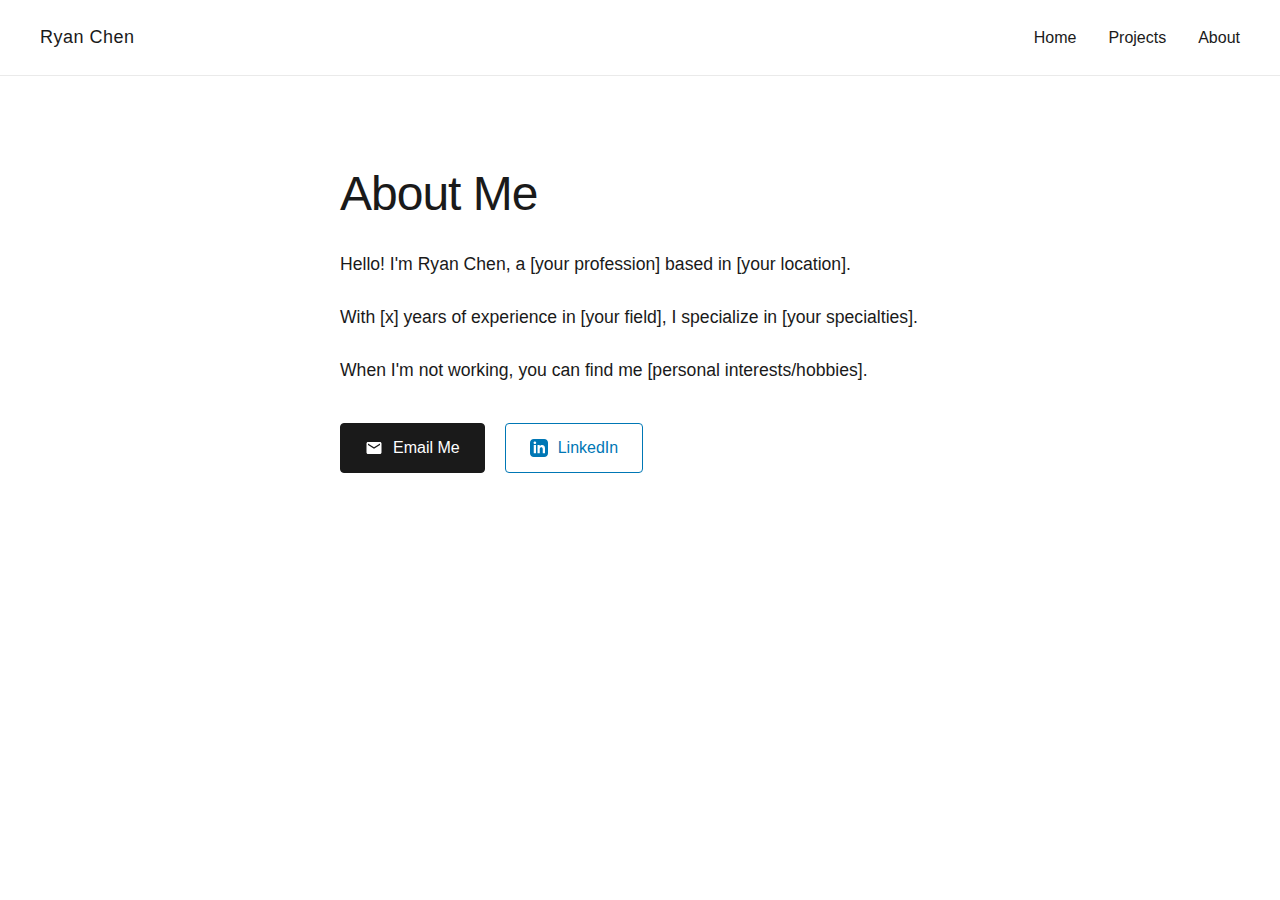
<file: about.html>
<!DOCTYPE html>
<html lang="en">
<head>
    <meta charset="UTF-8">
    <meta name="viewport" content="width=device-width, initial-scale=1.0">
    <title>About | Ryan Chen</title>
    <style>
        body {
            font-family: -apple-system, BlinkMacSystemFont, "Segoe UI", Roboto, Helvetica, Arial, sans-serif;
            margin: 0;
            padding: 0;
            color: #1a1a1a;
            line-height: 1.5;
            min-height: 100vh;
            display: flex;
            flex-direction: column;
        }
        .header-container {
            display: flex;
            justify-content: space-between;
            align-items: center;
            padding: 24px 40px;
            border-bottom: 1px solid #eaeaea;
        }
        .name-header {
            font-size: 18px;
            font-weight: 500;
            letter-spacing: 0.5px;
        }
        .main-nav {
            display: flex;
            gap: 32px;
        }
        .main-nav a {
            text-decoration: none;
            color: inherit;
            font-size: 16px;
            font-weight: 400;
        }
        .main-nav a.active {
            font-weight: 500;
        }
        .page-content {
            flex: 1;
            padding: 60px 40px;
            max-width: 600px;
            margin: 0 auto;
            width: 100%;
        }
        h1 {
            font-size: 48px;
            font-weight: 350;
            line-height: 1.1;
            letter-spacing: -1px;
            margin-bottom: 30px;
        }
        p {
            margin-bottom: 1.5em;
            font-size: 1.1rem;
        }
        .contact-buttons {
            display: flex;
            gap: 20px;
            margin-top: 40px;
        }
        .contact-button {
            display: inline-flex;
            align-items: center;
            padding: 12px 24px;
            border-radius: 4px;
            text-decoration: none;
            font-weight: 500;
            transition: all 0.2s ease;
        }
        .email-button {
            background-color: #1a1a1a;
            color: white;
            border: 1px solid #1a1a1a;
        }
        .email-button:hover {
            background-color: #333;
        }
        .linkedin-button {
            background-color: white;
            color: #0077b5;
            border: 1px solid #0077b5;
        }
        .linkedin-button:hover {
            background-color: #f5f5f5;
        }
        .button-icon {
            margin-right: 10px;
            width: 18px;
            height: 18px;
        }
    </style>
</head>
<body>
    <div class="header-container">
        <div class="name-header">Ryan Chen</div>
        <nav class="main-nav">
            <a href="index.html">Home</a>
            <a href="projects.html">Projects</a>
            <a href="about.html" class="active">About</a>
        </nav>
    </div>

    <div class="page-content">
        <h1>About Me</h1>
        <p>Hello! I'm Ryan Chen, a [your profession] based in [your location].</p>
        <p>With [x] years of experience in [your field], I specialize in [your specialties].</p>
        <p>When I'm not working, you can find me [personal interests/hobbies].</p>
        
        <div class="contact-buttons">
            <a href="mailto:your.email@example.com" class="contact-button email-button">
                <svg class="button-icon" viewBox="0 0 24 24" fill="currentColor">
                    <path d="M20 4H4c-1.1 0-1.99.9-1.99 2L2 18c0 1.1.9 2 2 2h16c1.1 0 2-.9 2-2V6c0-1.1-.9-2-2-2zm0 4l-8 5-8-5V6l8 5 8-5v2z"/>
                </svg>
                Email Me
            </a>
            <a href="https://linkedin.com/in/ryanchen025" target="_blank" class="contact-button linkedin-button">
                <svg class="button-icon" viewBox="0 0 24 24" fill="currentColor">
                    <path d="M19 0h-14c-2.761 0-5 2.239-5 5v14c0 2.761 2.239 5 5 5h14c2.762 0 5-2.239 5-5v-14c0-2.761-2.238-5-5-5zm-11 19h-3v-11h3v11zm-1.5-12.268c-.966 0-1.75-.79-1.75-1.764s.784-1.764 1.75-1.764 1.75.79 1.75 1.764-.783 1.764-1.75 1.764zm13.5 12.268h-3v-5.604c0-3.368-4-3.113-4 0v5.604h-3v-11h3v1.765c1.396-2.586 7-2.777 7 2.476v6.759z"/>
                </svg>
                LinkedIn
            </a>
        </div>
    </div>
</body>
</html>
</file>
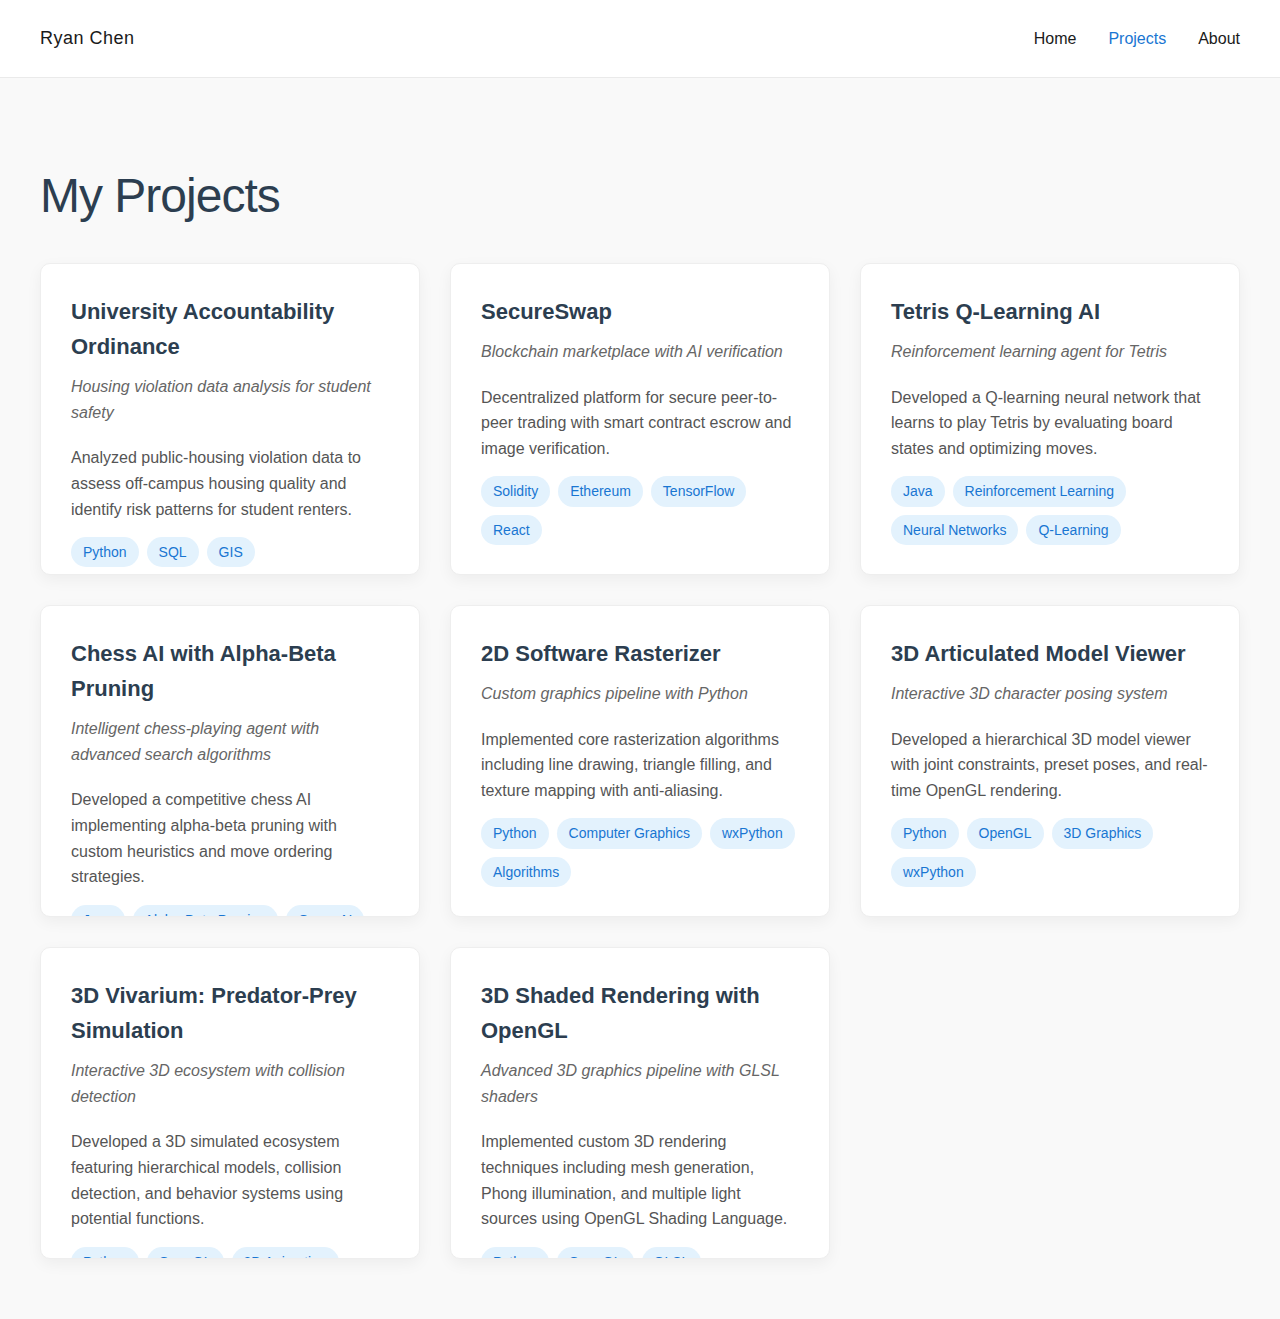
<file: projects.html>
<!DOCTYPE html>
<html lang="en">
<head>
    <meta charset="UTF-8">
    <meta name="viewport" content="width=device-width, initial-scale=1.0">
    <title>Projects | Ryan Chen</title>
    <style>
        /* Base Styles */
        body {
            font-family: -apple-system, BlinkMacSystemFont, "Segoe UI", Roboto, Helvetica, Arial, sans-serif;
            margin: 0;
            padding: 0;
            color: #1a1a1a;
            line-height: 1.6;
            min-height: 100vh;
            display: flex;
            flex-direction: column;
            background-color: #f9f9f9;
        }

        /* Header/Navigation */
        .header-container {
            display: flex;
            justify-content: space-between;
            align-items: center;
            padding: 24px 40px;
            border-bottom: 1px solid #eaeaea;
            background: white;
        }

        .name-header {
            font-size: 18px;
            font-weight: 500;
            letter-spacing: 0.5px;
        }

        .main-nav {
            display: flex;
            gap: 32px;
        }

        .main-nav a {
            text-decoration: none;
            color: inherit;
            font-size: 16px;
            font-weight: 400;
            transition: color 0.2s ease;
        }

        .main-nav a.active {
            font-weight: 500;
            color: #1976d2;
        }

        .main-nav a:hover {
            color: #1976d2;
        }

        /* Page Content */
        .page-content {
            flex: 1;
            padding: 60px 40px;
            max-width: 1200px;
            margin: 0 auto;
            width: 100%;
        }

        h1 {
            font-size: 48px;
            font-weight: 350;
            line-height: 1.1;
            letter-spacing: -1px;
            margin-bottom: 40px;
            color: #2c3e50;
        }

        /* Projects Grid */
        .projects-container {
            display: grid;
            grid-template-columns: repeat(auto-fill, minmax(350px, 1fr));
            gap: 30px;
        }

        /* Project Card */
        .project-card {
            background: white;
            border-radius: 10px;
            padding: 30px;
            box-shadow: 0 5px 15px rgba(0,0,0,0.05);
            border: 1px solid #eee;
            transition: all 0.3s ease;
            position: relative;
            overflow: hidden;
            height: 250px; /* Fixed height for consistency */
            display: flex;
            flex-direction: column;
        }

        .project-card:hover {
            transform: translateY(-5px);
            box-shadow: 0 15px 30px rgba(0,0,0,0.1);
        }

        .project-main {
            transition: all 0.3s ease;
        }

        .project-details {
            position: absolute;
            top: 0;
            left: 0;
            right: 0;
            bottom: 0;
            padding: 30px;
            background: white;
            opacity: 0;
            transform: translateY(20px);
            transition: all 0.3s ease;
            pointer-events: none;
            overflow-y: auto;
        }

        .project-card:hover .project-main {
            opacity: 0;
            transform: translateY(-20px);
        }

        .project-card:hover .project-details {
            opacity: 1;
            transform: translateY(0);
            pointer-events: auto;
        }

        /* Card Content */
        .project-card h3 {
            font-size: 22px;
            margin: 0 0 10px 0;
            color: #2c3e50;
        }

        .project-subtitle {
            color: #666;
            font-size: 16px;
            margin: 0 0 20px 0;
            font-style: italic;
        }

        .project-description {
            color: #555;
            margin-bottom: 15px;
            line-height: 1.6;
        }

        .tech-pills {
            display: flex;
            flex-wrap: wrap;
            gap: 8px;
            margin-top: 10px;
        }

        .tech-pill {
            background: #e3f2fd;
            color: #1976d2;
            padding: 4px 12px;
            border-radius: 20px;
            font-size: 14px;
            font-weight: 500;
        }

        /* Details Content */
        .project-details h4 {
            font-size: 18px;
            margin: 15px 0 10px 0;
            color: #2c3e50;
            border-bottom: 2px solid #3498db;
            padding-bottom: 5px;
            display: inline-block;
        }

        .project-details ul {
            padding-left: 20px;
            margin: 0 0 15px 0;
            color: #555;
        }

        .project-details li {
            margin-bottom: 8px;
        }

        .project-links {
            display: flex;
            gap: 15px;
            margin-top: 20px;
        }

        .demo-link, .github-link {
            display: inline-flex;
            align-items: center;
            gap: 8px;
            padding: 8px 16px;
            border-radius: 6px;
            text-decoration: none;
            font-weight: 500;
            transition: all 0.2s ease;
            font-size: 14px;
        }

        .demo-link {
            background: #1976d2;
            color: white;
        }

        .github-link {
            background: #f5f5f5;
            color: #333;
            border: 1px solid #ddd;
        }

        .demo-link:hover {
            background: #1565c0;
            transform: translateY(-1px);
        }

        .github-link:hover {
            background: #e0e0e0;
            transform: translateY(-1px);
        }

        /* Responsive Design */
        @media (max-width: 768px) {
            .header-container {
                padding: 20px;
            }
            
            .page-content {
                padding: 40px 20px;
            }
            
            h1 {
                font-size: 36px;
            }
            
            .projects-container {
                grid-template-columns: 1fr;
            }
            
            .main-nav {
                gap: 20px;
            }
            
            .project-card {
                height: auto;
                min-height: 250px;
            }
            
            .project-main, .project-details {
                position: relative;
                opacity: 1;
                transform: none;
                padding: 0;
            }
            
            .project-card:hover .project-main {
                opacity: 1;
                transform: none;
            }
            
            .project-details {
                margin-top: 20px;
                padding-top: 20px;
                border-top: 1px solid #eee;
            }
        }

        @media (max-width: 480px) {
            .header-container {
                flex-direction: column;
                gap: 15px;
                padding: 15px;
            }
            
            .main-nav {
                gap: 15px;
            }
        }
    </style>
</head>
<body>
    <div class="header-container">
        <div class="name-header">Ryan Chen</div>
        <nav class="main-nav">
            <a href="index.html">Home</a>
            <a href="projects.html" class="active">Projects</a>
            <a href="about.html">About</a>
        </nav>
    </div>

    <div class="page-content">
        <h1>My Projects</h1>
        
        <div class="projects-container">
            <!-- Project 1 -->
            <div class="project-card">
                <div class="project-main">
                    <h3>University Accountability Ordinance</h3>
                    <p class="project-subtitle">Housing violation data analysis for student safety</p>
                    <p class="project-description">Analyzed public-housing violation data to assess off-campus housing quality and identify risk patterns for student renters.</p>
                    <div class="tech-pills">
                        <span class="tech-pill">Python</span>
                        <span class="tech-pill">SQL</span>
                        <span class="tech-pill">GIS</span>
                        <span class="tech-pill">Data Visualization</span>
                    </div>
                </div>
                
                <div class="project-details">
                    <h4>Project Details</h4>
                    <p>As part of a student research team, I analyzed public-housing violation data to assess the quality of off-campus student housing. We identified high-density student areas, flagged potentially negligent landlords, and visualized risk patterns to guide students in making informed housing decisions.</p>
                    
                    <h4>Key Contributions</h4>
                    <ul>
                        <li>Developed data collection pipelines from public housing databases</li>
                        <li>Created risk assessment models for student housing</li>
                        <li>Designed interactive visualizations for student outreach</li>
                        <li>Presented findings to university administrators</li>
                    </ul>
                    
                    <div class="project-links">
                        <a href="https://www.youtube.com/watch?v=kg4QbB5KAMc" target="_blank" class="demo-link">
                            <svg xmlns="http://www.w3.org/2000/svg" width="16" height="16" viewBox="0 0 24 24" fill="none" stroke="currentColor" stroke-width="2" stroke-linecap="round" stroke-linejoin="round">
                                <circle cx="12" cy="12" r="10"></circle>
                                <polygon points="10 8 16 12 10 16 10 8"></polygon>
                            </svg>
                            Live Demo
                        </a>
                        <a href="https://github.com/anngo2/CS506_project" target="_blank" class="github-link">
                            <svg xmlns="http://www.w3.org/2000/svg" width="16" height="16" viewBox="0 0 24 24" fill="none" stroke="currentColor" stroke-width="2" stroke-linecap="round" stroke-linejoin="round">
                                <path d="M9 19c-5 1.5-5-2.5-7-3m14 6v-3.87a3.37 3.37 0 0 0-.94-2.61c3.14-.35 6.44-1.54 6.44-7A5.44 5.44 0 0 0 20 4.77 5.07 5.07 0 0 0 19.91 1S18.73.65 16 2.48a13.38 13.38 0 0 0-7 0C6.27.65 5.09 1 5.09 1A5.07 5.07 0 0 0 5 4.77a5.44 5.44 0 0 0-1.5 3.78c0 5.42 3.3 6.61 6.44 7A3.37 3.37 0 0 0 9 18.13V22"></path>
                            </svg>
                            View Code
                        </a>
                    </div>
                </div>
            </div>
            
            <!-- Project 2 -->
            <div class="project-card">
                <div class="project-main">
                    <h3>SecureSwap</h3>
                    <p class="project-subtitle">Blockchain marketplace with AI verification</p>
                    <p class="project-description">Decentralized platform for secure peer-to-peer trading with smart contract escrow and image verification.</p>
                    <div class="tech-pills">
                        <span class="tech-pill">Solidity</span>
                        <span class="tech-pill">Ethereum</span>
                        <span class="tech-pill">TensorFlow</span>
                        <span class="tech-pill">React</span>
                    </div>
                </div>
                
                <div class="project-details">
                    <h4>Project Details</h4>
                    <p>Developed a decentralized marketplace solution to combat fraud in second-hand goods trading. SecureSwap uses smart contracts to mediate transactions, requiring both buyers and sellers to stake funds, with an AI-powered image verification system to prevent misrepresentation of items.</p>
                    
                    <h4>Key Features</h4>
                    <ul>
                        <li>Smart contract escrow system with staked deposits</li>
                        <li>AI image verification using TensorFlow</li>
                        <li>Dispute resolution mechanism</li>
                        <li>MetaMask integration</li>
                        <li>Decentralized transaction flow</li>
                    </ul>
                    
                    <h4>Technologies</h4>
                    <div class="tech-pills">
                        <span class="tech-pill">Solidity</span>
                        <span class="tech-pill">Ethereum</span>
                        <span class="tech-pill">TensorFlow</span>
                        <span class="tech-pill">React</span>
                        <span class="tech-pill">Truffle</span>
                        <span class="tech-pill">useDapp</span>
                    </div>
                    
                    <div class="project-links">
                        <!-- <a href="https://gallettilance.github.io/final_project/" target="_blank" class="demo-link">
                            <svg xmlns="http://www.w3.org/2000/svg" width="16" height="16" viewBox="0 0 24 24" fill="none" stroke="currentColor" stroke-width="2" stroke-linecap="round" stroke-linejoin="round">
                                <circle cx="12" cy="12" r="10"></circle>
                                <polygon points="10 8 16 12 10 16 10 8"></polygon>
                            </svg>
                            Live Demo
                        </a> -->
                        <a href="https://github.com/apasingh/SecureSwap2" target="_blank" class="github-link">
                            <svg xmlns="http://www.w3.org/2000/svg" width="16" height="16" viewBox="0 0 24 24" fill="none" stroke="currentColor" stroke-width="2" stroke-linecap="round" stroke-linejoin="round">
                                <path d="M9 19c-5 1.5-5-2.5-7-3m14 6v-3.87a3.37 3.37 0 0 0-.94-2.61c3.14-.35 6.44-1.54 6.44-7A5.44 5.44 0 0 0 20 4.77 5.07 5.07 0 0 0 19.91 1S18.73.65 16 2.48a13.38 13.38 0 0 0-7 0C6.27.65 5.09 1 5.09 1A5.07 5.07 0 0 0 5 4.77a5.44 5.44 0 0 0-1.5 3.78c0 5.42 3.3 6.61 6.44 7A3.37 3.37 0 0 0 9 18.13V22"></path>
                            </svg>
                            View Code
                        </a>
                    </div>
                </div>
            </div>
            
            <!-- Project 3 - Tetris Q-Learning AI -->
            <div class="project-card">
                <div class="project-main">
                    <h3>Tetris Q-Learning AI</h3>
                    <p class="project-subtitle">Reinforcement learning agent for Tetris</p>
                    <p class="project-description">Developed a Q-learning neural network that learns to play Tetris by evaluating board states and optimizing moves.</p>
                    <div class="tech-pills">
                        <span class="tech-pill">Java</span>
                        <span class="tech-pill">Reinforcement Learning</span>
                        <span class="tech-pill">Neural Networks</span>
                        <span class="tech-pill">Q-Learning</span>
                    </div>
                </div>
                
                <div class="project-details">
                    <h4>Project Details</h4>
                    <p>Implemented a Q-learning agent that plays Tetris using a neural network to evaluate board states. The agent learns through reinforcement learning by optimizing for line clears while minimizing board height, holes, and unevenness. Features include custom reward function design, exploration strategies, and state feature engineering.</p>
                    
                    <h4>Key Features</h4>
                    <ul>
                        <li>Custom neural network architecture for Q-value approximation</li>
                        <li>Engineered state features including lines cleared, holes, bumps, and board height metrics</li>
                        <li>Dynamic exploration strategy that adapts during training</li>
                        <li>Custom reward function balancing immediate and long-term rewards</li>
                        <li>Experience replay and minibatch training</li>
                    </ul>
                    
                    <h4>Technologies</h4>
                    <div class="tech-pills">
                        <span class="tech-pill">Java</span>
                        <span class="tech-pill">Reinforcement Learning</span>
                        <span class="tech-pill">Neural Networks</span>
                        <span class="tech-pill">Q-Learning</span>
                        <span class="tech-pill">Matrix Operations</span>
                        <span class="tech-pill">Feature Engineering</span>
                    </div>
                    
                    <div class="project-links">
                        <a href="https://github.com/ryan8451/tetris" target="_blank" class="github-link">
                            <svg xmlns="http://www.w3.org/2000/svg" width="16" height="16" viewBox="0 0 24 24" fill="none" stroke="currentColor" stroke-width="2" stroke-linecap="round" stroke-linejoin="round">
                                <path d="M9 19c-5 1.5-5-2.5-7-3m14 6v-3.87a3.37 3.37 0 0 0-.94-2.61c3.14-.35 6.44-1.54 6.44-7A5.44 5.44 0 0 0 20 4.77 5.07 5.07 0 0 0 19.91 1S18.73.65 16 2.48a13.38 13.38 0 0 0-7 0C6.27.65 5.09 1 5.09 1A5.07 5.07 0 0 0 5 4.77a5.44 5.44 0 0 0-1.5 3.78c0 5.42 3.3 6.61 6.44 7A3.37 3.37 0 0 0 9 18.13V22"></path>
                            </svg>
                            View Code
                        </a>
                    </div>

                    <h4>Demo</h4>
                        <div class="project-video">
                            <video controls width="100%">
                                <source src="folder/tetris_trial.mp4" type="video/mp4">
                                Your browser does not support the video tag.
                            </video>
                        </div>
                </div>
            </div>


            <!-- Project 4 - Chess AI with Alpha-Beta Pruning -->
            <div class="project-card">
                <div class="project-main">
                    <h3>Chess AI with Alpha-Beta Pruning</h3>
                    <p class="project-subtitle">Intelligent chess-playing agent with advanced search algorithms</p>
                    <p class="project-description">Developed a competitive chess AI implementing alpha-beta pruning with custom heuristics and move ordering strategies.</p>
                    <div class="tech-pills">
                        <span class="tech-pill">Java</span>
                        <span class="tech-pill">Alpha-Beta Pruning</span>
                        <span class="tech-pill">Game AI</span>
                        <span class="tech-pill">Heuristics</span>
                    </div>
                </div>
                
                <div class="project-details">
                    <h4>Project Details</h4>
                    <p>Implemented an advanced chess AI that uses alpha-beta pruning to efficiently search the game tree. The agent features custom heuristics for board evaluation and intelligent move ordering to maximize pruning effectiveness. The AI was developed using the Sepia game engine framework and can compete against various difficulty levels of opponents.</p>
                    
                    <h4>Key Features</h4>
                    <ul>
                        <li>Implemented alpha-beta pruning algorithm for efficient game tree search</li>
                        <li>Designed custom heuristic function evaluating piece values, board control, and strategic positions</li>
                        <li>Developed move ordering strategy to optimize pruning effectiveness</li>
                        <li>Integrated with Sepia game engine framework for chess simulation</li>
                        <li>Validated correctness against minimax implementation</li>
                        <li>Optimized performance to achieve deeper search depths</li>
                    </ul>
                    
                    <h4>Technologies</h4>
                    <div class="tech-pills">
                        <span class="tech-pill">Java</span>
                        <span class="tech-pill">Alpha-Beta Pruning</span>
                        <span class="tech-pill">Game Theory</span>
                        <span class="tech-pill">Search Algorithms</span>
                        <span class="tech-pill">Heuristic Design</span>
                        <span class="tech-pill">Sepia Framework</span>
                    </div>
                    
                    <div class="project-links">
                        <a href="https://github.com/ryan8451/AI_chess_bot" target="_blank" class="github-link">
                            <svg xmlns="http://www.w3.org/2000/svg" width="16" height="16" viewBox="0 0 24 24" fill="none" stroke="currentColor" stroke-width="2" stroke-linecap="round" stroke-linejoin="round">
                                <path d="M9 19c-5 1.5-5-2.5-7-3m14 6v-3.87a3.37 3.37 0 0 0-.94-2.61c3.14-.35 6.44-1.54 6.44-7A5.44 5.44 0 0 0 20 4.77 5.07 5.07 0 0 0 19.91 1S18.73.65 16 2.48a13.38 13.38 0 0 0-7 0C6.27.65 5.09 1 5.09 1A5.07 5.07 0 0 0 5 4.77a5.44 5.44 0 0 0-1.5 3.78c0 5.42 3.3 6.61 6.44 7A3.37 3.37 0 0 0 9 18.13V22"></path>
                            </svg>
                            View Code
                        </a>
                    </div>
                </div>
            </div>
            <!-- Project 5 - 2D Software Rasterizer -->
            <div class="project-card">
                <div class="project-main">
                    <h3>2D Software Rasterizer</h3>
                    <p class="project-subtitle">Custom graphics pipeline with Python</p>
                    <p class="project-description">Implemented core rasterization algorithms including line drawing, triangle filling, and texture mapping with anti-aliasing.</p>
                    <div class="tech-pills">
                        <span class="tech-pill">Python</span>
                        <span class="tech-pill">Computer Graphics</span>
                        <span class="tech-pill">wxPython</span>
                        <span class="tech-pill">Algorithms</span>
                    </div>
                </div>
                
                <div class="project-details">
                    <h4>Project Details</h4>
                    <p>A custom implementation of fundamental computer graphics rasterization techniques built from scratch in Python. Features include Bresenham's line algorithm, triangle rasterization with barycentric coordinates, texture mapping, and 4x supersampling anti-aliasing.</p>
                    
                    <h4>Key Features</h4>
                    <ul>
                        <li>Implemented Bresenham's line algorithm with color interpolation</li>
                        <li>Developed triangle rasterization with flat/smooth shading</li>
                        <li>Added texture mapping support for JPEG/PNG images</li>
                        <li>Implemented 4x supersampling anti-aliasing</li>
                        <li>Created interactive GUI with real-time rendering</li>
                        <li>Designed 6 comprehensive test patterns for verification</li>
                        <li>Optimized rendering performance for complex scenes</li>
                    </ul>
                    
                    <h4>Technologies</h4>
                    <div class="tech-pills">
                        <span class="tech-pill">Python</span>
                        <span class="tech-pill">wxPython</span>
                        <span class="tech-pill">NumPy</span>
                        <span class="tech-pill">Pillow</span>
                        <span class="tech-pill">Computer Graphics</span>
                        <span class="tech-pill">Rasterization</span>
                    </div>
                    
                    <div class="project-links">
                        <a href="https://github.com/ryan8451/2D-Rasterization" target="_blank" class="github-link">
                            <svg xmlns="http://www.w3.org/2000/svg" width="16" height="16" viewBox="0 0 24 24" fill="none" stroke="currentColor" stroke-width="2" stroke-linecap="round" stroke-linejoin="round">
                                <path d="M9 19c-5 1.5-5-2.5-7-3m14 6v-3.87a3.37 3.37 0 0 0-.94-2.61c3.14-.35 6.44-1.54 6.44-7A5.44 5.44 0 0 0 20 4.77 5.07 5.07 0 0 0 19.91 1S18.73.65 16 2.48a13.38 13.38 0 0 0-7 0C6.27.65 5.09 1 5.09 1A5.07 5.07 0 0 0 5 4.77a5.44 5.44 0 0 0-1.5 3.78c0 5.42 3.3 6.61 6.44 7A3.37 3.37 0 0 0 9 18.13V22"></path>
                            </svg>
                            View Code
                        </a>
                        <!-- <a href="https://github.com/ryan8451/2D-Rasterization/blob/main/demo.gif" target="_blank" class="demo-link">
                            <svg xmlns="http://www.w3.org/2000/svg" width="16" height="16" viewBox="0 0 24 24" fill="none" stroke="currentColor" stroke-width="2" stroke-linecap="round" stroke-linejoin="round">
                                <circle cx="12" cy="12" r="10"></circle>
                                <polygon points="10 8 16 12 10 16 10 8"></polygon>
                            </svg>
                            View Demo
                        </a> -->
                    </div>
                </div>
            </div>

            <!-- Project 6 - 3D Articulated Model Viewer -->
            <div class="project-card">
                <div class="project-main">
                    <h3>3D Articulated Model Viewer</h3>
                    <p class="project-subtitle">Interactive 3D character posing system</p>
                    <p class="project-description">Developed a hierarchical 3D model viewer with joint constraints, preset poses, and real-time OpenGL rendering.</p>
                    <div class="tech-pills">
                        <span class="tech-pill">Python</span>
                        <span class="tech-pill">OpenGL</span>
                        <span class="tech-pill">3D Graphics</span>
                        <span class="tech-pill">wxPython</span>
                    </div>
                </div>
                
                <div class="project-details">
                    <h4>Project Details</h4>
                    <p>An interactive 3D articulated model viewer featuring hierarchical joint control with rotation constraints. Developed with Thomas Quan, this system allows for precise character posing with preset configurations and multi-joint manipulation.</p>
                    
                    <h4>Key Features</h4>
                    <ul>
                        <li>Implemented hierarchical joint system with parent-child relationships</li>
                        <li>Developed 5 preset poses with keyboard triggers (1-5 keys)</li>
                        <li>Created multi-select functionality for coordinated joint movement</li>
                        <li>Built interactive camera controls (orbit, pan, zoom)</li>
                        <li>Enforced joint rotation constraints for realistic movement</li>
                        <li>Real-time OpenGL rendering pipeline</li>
                        <li>Comprehensive model hierarchy with head, torso, arms, and legs</li>
                    </ul>
                    
                    <h4>Technologies</h4>
                    <div class="tech-pills">
                        <span class="tech-pill">Python</span>
                        <span class="tech-pill">OpenGL</span>
                        <span class="tech-pill">wxPython</span>
                        <span class="tech-pill">PyOpenGL</span>
                        <span class="tech-pill">NumPy</span>
                        <span class="tech-pill">3D Transformations</span>
                    </div>
                    
                    <h4>Model Hierarchy</h4>
                    <pre style="background: #f5f5f5; padding: 1rem; border-radius: 8px; overflow-x: auto;">
            Root
            ├── Head
            │   ├── Eyes
            │   └── Ears
            ├── Torso
            ├── Arms
            │   ├── Shoulders
            │   ├── Elbows
            │   └── Hands (with fingers)
            └── Legs
                ├── Hips
                ├── Knees
                └── Feet</pre>
                    
                    <div class="project-links">
                        <a href="https://github.com/ryan8451/3D-Modeling-Transformations" target="_blank" class="github-link">
                            <svg xmlns="http://www.w3.org/2000/svg" width="16" height="16" viewBox="0 0 24 24" fill="none" stroke="currentColor" stroke-width="2" stroke-linecap="round" stroke-linejoin="round">
                                <path d="M9 19c-5 1.5-5-2.5-7-3m14 6v-3.87a3.37 3.37 0 0 0-.94-2.61c3.14-.35 6.44-1.54 6.44-7A5.44 5.44 0 0 0 20 4.77 5.07 5.07 0 0 0 19.91 1S18.73.65 16 2.48a13.38 13.38 0 0 0-7 0C6.27.65 5.09 1 5.09 1A5.07 5.07 0 0 0 5 4.77a5.44 5.44 0 0 0-1.5 3.78c0 5.42 3.3 6.61 6.44 7A3.37 3.37 0 0 0 9 18.13V22"></path>
                            </svg>
                            View Code
                        </a>
                        <!-- <a href="https://github.com/ryan8451/3D-Modeling-Transformations/blob/main/demo.png" target="_blank" class="demo-link">
                            <svg xmlns="http://www.w3.org/2000/svg" width="16" height="16" viewBox="0 0 24 24" fill="none" stroke="currentColor" stroke-width="2" stroke-linecap="round" stroke-linejoin="round">
                                <rect x="3" y="3" width="18" height="18" rx="2" ry="2"></rect>
                                <circle cx="8.5" cy="8.5" r="1.5"></circle>
                                <polyline points="21 15 16 10 5 21"></polyline>
                            </svg>
                            View Screenshot
                        </a> -->
                    </div>
                </div>
            </div>

            <!-- Project 7 - 3D Vivarium: Predator-Prey Simulation -->
            <div class="project-card">
                <div class="project-main">
                    <h3>3D Vivarium: Predator-Prey Simulation</h3>
                    <p class="project-subtitle">Interactive 3D ecosystem with collision detection</p>
                    <p class="project-description">Developed a 3D simulated ecosystem featuring hierarchical models, collision detection, and behavior systems using potential functions.</p>
                    <div class="tech-pills">
                        <span class="tech-pill">Python</span>
                        <span class="tech-pill">OpenGL</span>
                        <span class="tech-pill">3D Animation</span>
                        <span class="tech-pill">Physics</span>
                    </div>
                </div>
                
                <div class="project-details">
                    <h4>Project Details</h4>
                    <p>A 3D simulated ecosystem featuring hierarchical models of predators and prey with collision detection and behavior systems. The simulation includes animated creatures with realistic movement patterns and interactions.</p>
                    
                    <h4>Key Features</h4>
                    <ul>
                        <li>Created predator (bird) model with flapping wings animation</li>
                        <li>Developed prey (mouse) model with wagging tail animation</li>
                        <li>Implemented collision detection for wall avoidance and predator-prey interactions</li>
                        <li>Designed behavior systems with chase/evade mechanics using potential functions</li>
                        <li>Built test scene with 1 predator and 1 prey, plus default scene with 1 predator and 2 prey</li>
                        <li>Added interactive controls for scene reset and camera manipulation</li>
                        <li>Implemented creature orientation to face movement direction</li>
                    </ul>
                    
                    <h4>Technologies</h4>
                    <div class="tech-pills">
                        <span class="tech-pill">Python</span>
                        <span class="tech-pill">OpenGL</span>
                        <span class="tech-pill">wxPython</span>
                        <span class="tech-pill">NumPy</span>
                        <span class="tech-pill">3D Modeling</span>
                        <span class="tech-pill">Physics Simulation</span>
                    </div>
                    
                    <div class="project-links">
                        <a href="https://github.com/ryan8451/3D-Vivarium" target="_blank" class="github-link">
                            <svg xmlns="http://www.w3.org/2000/svg" width="16" height="16" viewBox="0 0 24 24" fill="none" stroke="currentColor" stroke-width="2" stroke-linecap="round" stroke-linejoin="round">
                                <path d="M9 19c-5 1.5-5-2.5-7-3m14 6v-3.87a3.37 3.37 0 0 0-.94-2.61c3.14-.35 6.44-1.54 6.44-7A5.44 5.44 0 0 0 20 4.77 5.07 5.07 0 0 0 19.91 1S18.73.65 16 2.48a13.38 13.38 0 0 0-7 0C6.27.65 5.09 1 5.09 1A5.07 5.07 0 0 0 5 4.77a5.44 5.44 0 0 0-1.5 3.78c0 5.42 3.3 6.61 6.44 7A3.37 3.37 0 0 0 9 18.13V22"></path>
                            </svg>
                            View Code
                        </a>
                    </div>
                </div>
            </div>


            <!-- Project 8- 3D Shaded Rendering with OpenGL -->
            <div class="project-card">
                <div class="project-main">
                    <h3>3D Shaded Rendering with OpenGL</h3>
                    <p class="project-subtitle">Advanced 3D graphics pipeline with GLSL shaders</p>
                    <p class="project-description">Implemented custom 3D rendering techniques including mesh generation, Phong illumination, and multiple light sources using OpenGL Shading Language.</p>
                    <div class="tech-pills">
                        <span class="tech-pill">Python</span>
                        <span class="tech-pill">OpenGL</span>
                        <span class="tech-pill">GLSL</span>
                        <span class="tech-pill">Computer Graphics</span>
                    </div>
                </div>
                
                <div class="project-details">
                    <h4>Project Details</h4>
                    <p>A comprehensive implementation of 3D rendering techniques using OpenGL and GLSL shaders. Features custom mesh generation, advanced lighting models, and interactive scene management with multiple light sources.</p>
                    
                    <h4>Key Features</h4>
                    <ul>
                        <li>Implemented custom mesh generation for cube, ellipsoid, torus, and cylinder</li>
                        <li>Developed Phong illumination model with ambient, diffuse, and specular components</li>
                        <li>Created multiple light types: point, infinite, and spotlight sources</li>
                        <li>Built interactive scene management with 3 unique scenes</li>
                        <li>Added normal visualization mode for debugging</li>
                        <li>Implemented keyboard controls for lighting and scene toggling</li>
                        <li>Optimized rendering using Element Buffer Objects (EBO)</li>
                    </ul>
                    
                    <h4>Technologies</h4>
                    <div class="tech-pills">
                        <span class="tech-pill">Python</span>
                        <span class="tech-pill">OpenGL</span>
                        <span class="tech-pill">GLSL</span>
                        <span class="tech-pill">wxPython</span>
                        <span class="tech-pill">NumPy</span>
                        <span class="tech-pill">3D Graphics</span>
                    </div>
                    
                    <div class="project-links">
                        <a href="https://github.com/ryan8451/Shade-rendering" target="_blank" class="github-link">
                            <svg xmlns="http://www.w3.org/2000/svg" width="16" height="16" viewBox="0 0 24 24" fill="none" stroke="currentColor" stroke-width="2" stroke-linecap="round" stroke-linejoin="round">
                                <path d="M9 19c-5 1.5-5-2.5-7-3m14 6v-3.87a3.37 3.37 0 0 0-.94-2.61c3.14-.35 6.44-1.54 6.44-7A5.44 5.44 0 0 0 20 4.77 5.07 5.07 0 0 0 19.91 1S18.73.65 16 2.48a13.38 13.38 0 0 0-7 0C6.27.65 5.09 1 5.09 1A5.07 5.07 0 0 0 5 4.77a5.44 5.44 0 0 0-1.5 3.78c0 5.42 3.3 6.61 6.44 7A3.37 3.37 0 0 0 9 18.13V22"></path>
                            </svg>
                            View Code
                        </a>
                    </div>
                </div>
            </div>

            




        </div>
    </div>
</body>
</html>
</file>
